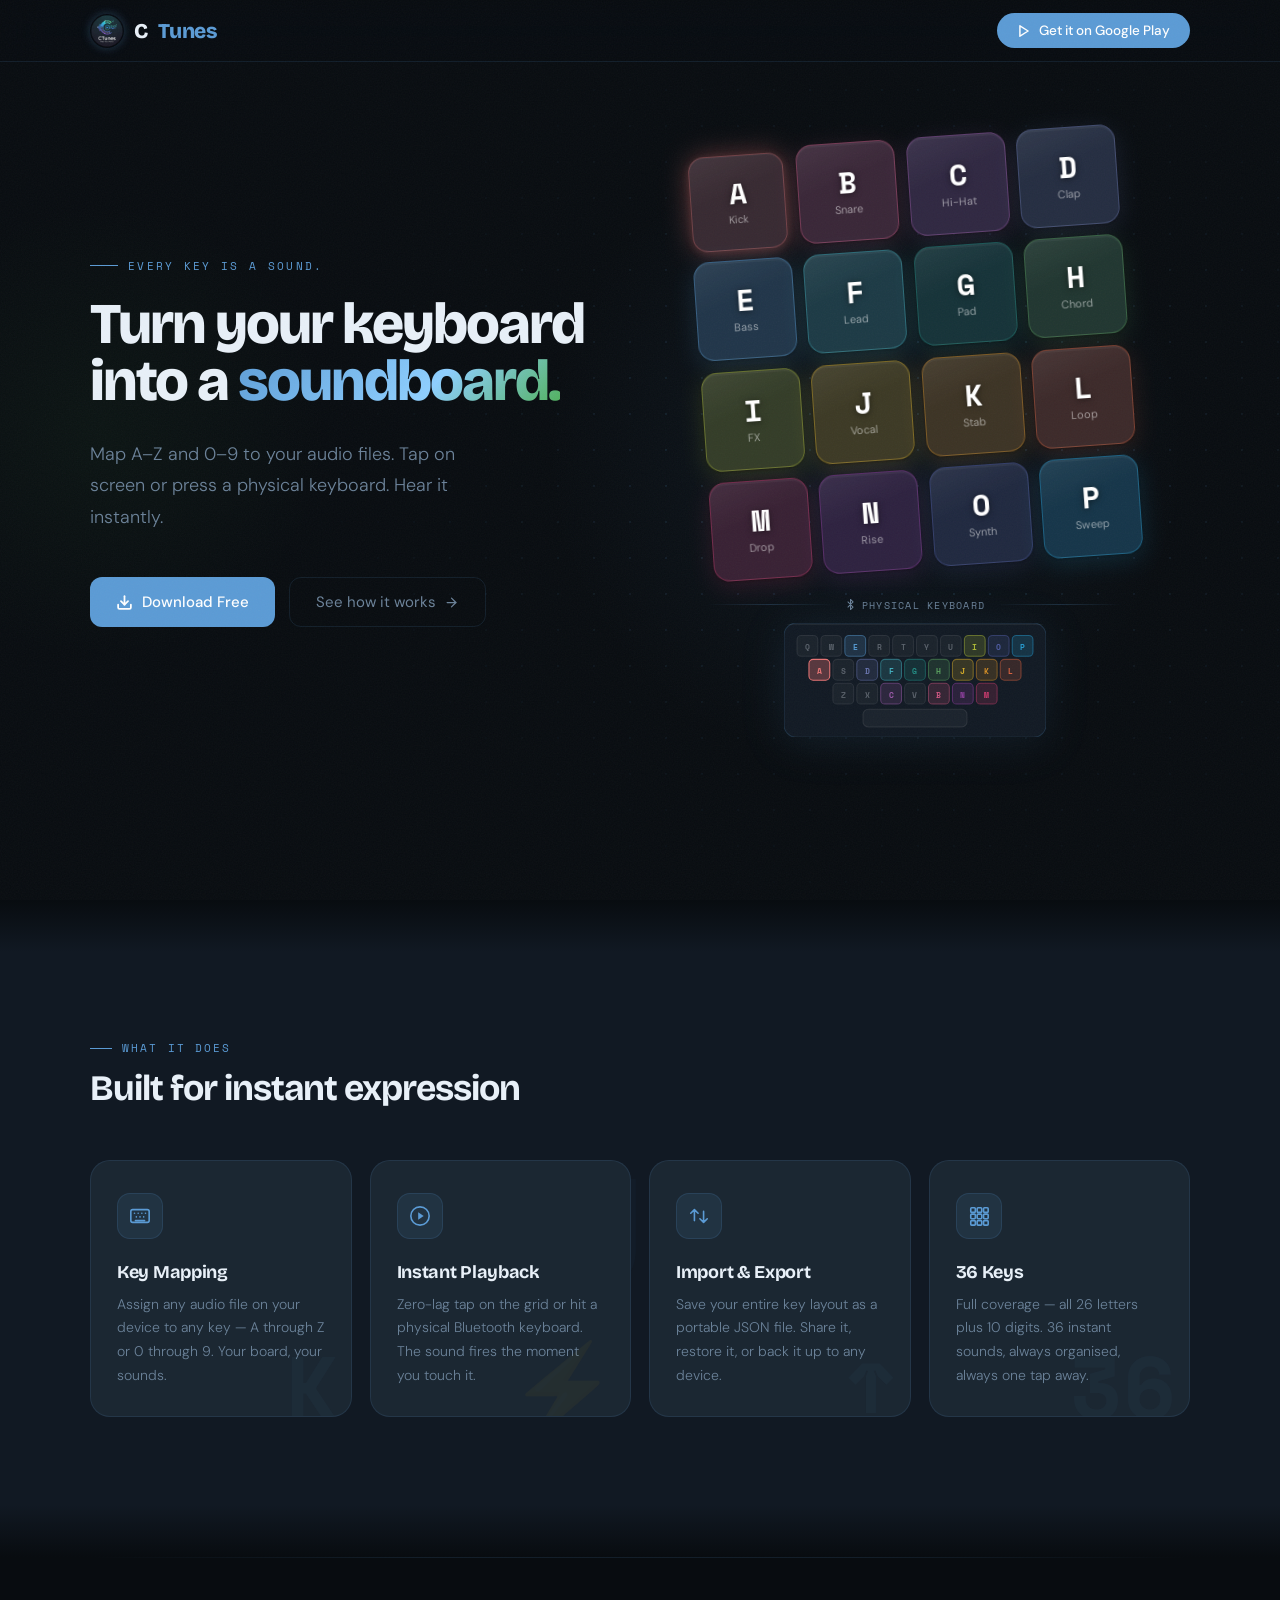
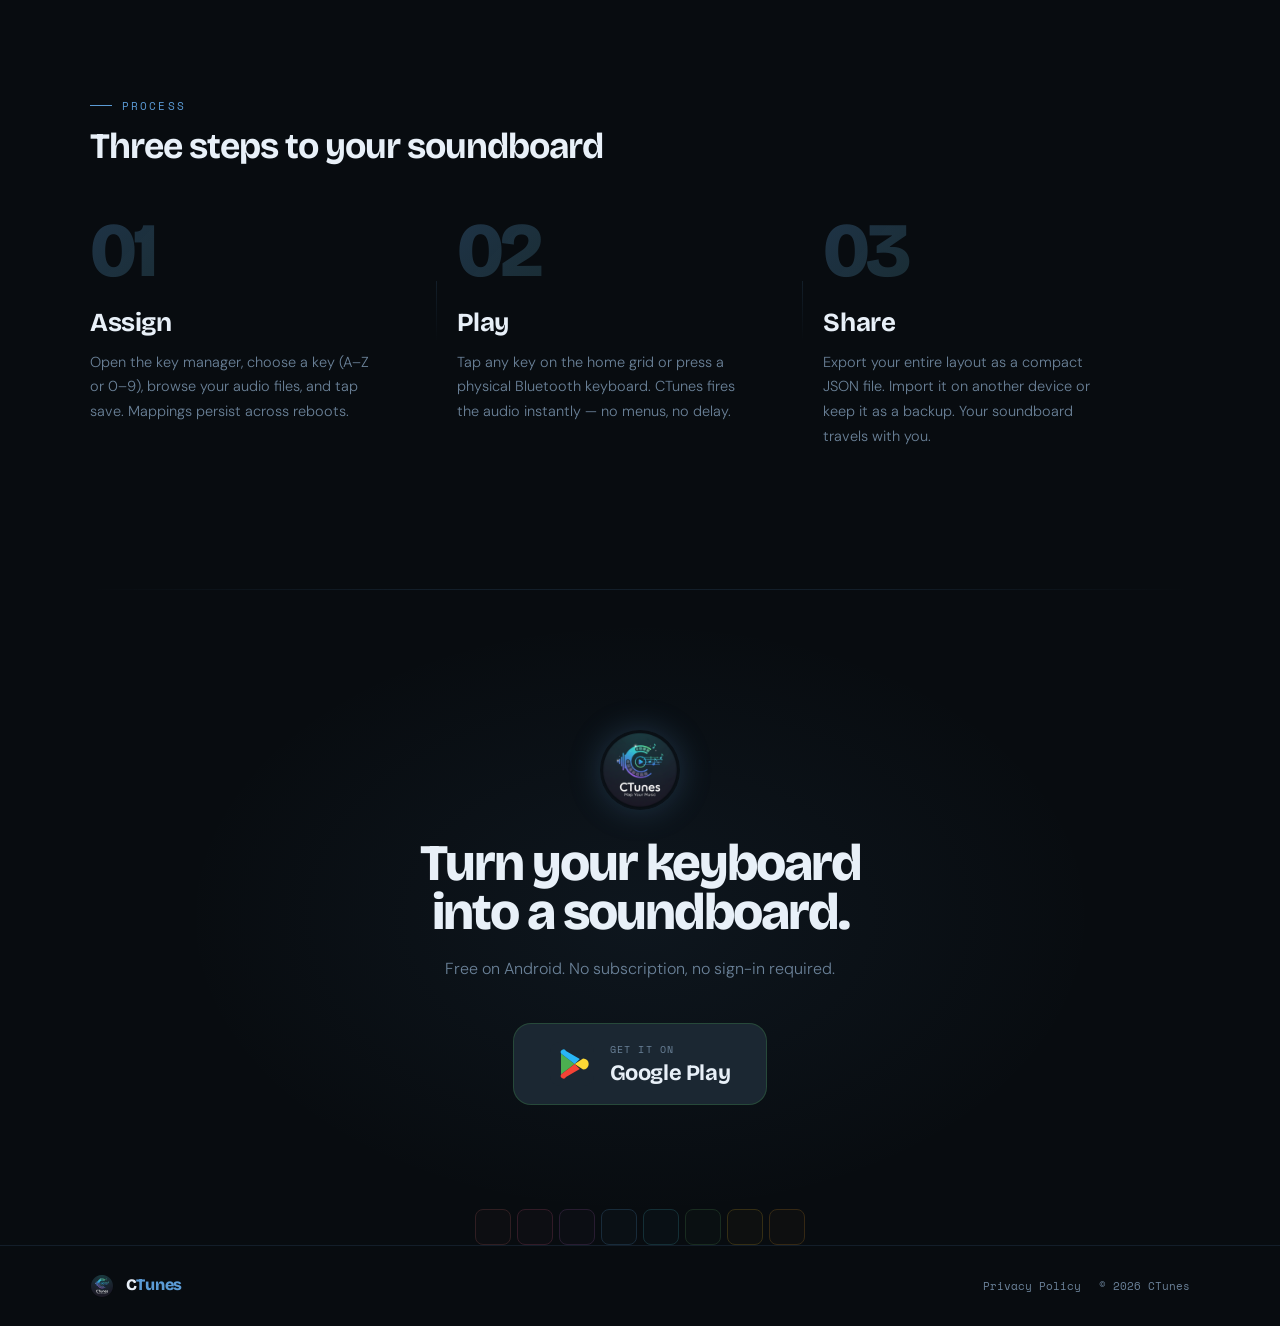
<file: index.html>
<!DOCTYPE html>
<html lang="en">
<head>
  <meta charset="UTF-8" />
  <meta name="viewport" content="width=device-width, initial-scale=1.0, viewport-fit=cover" />

  <!-- ── Primary SEO ─────────────────────────────────── -->
  <title>CTunes — Free Android Soundboard App | Map Keys to Audio Files</title>
  <meta name="description" content="CTunes is a free Android soundboard app. Map keyboard keys A–Z and 0–9 to any audio file — tap on screen or press a physical Bluetooth keyboard for instant playback. No sign-in needed." />
  <meta name="robots" content="index, follow" />
  <meta name="author" content="CTunes" />
  <link rel="canonical" href="https://anooppandikashala.github.io/ctunes.app/" />

  <!-- ── Open Graph ──────────────────────────────────── -->
  <meta property="og:type"        content="website" />
  <meta property="og:site_name"   content="CTunes" />
  <meta property="og:url"         content="https://anooppandikashala.github.io/ctunes.app/" />
  <meta property="og:title"       content="CTunes — Free Android Soundboard App | Map Keys to Audio Files" />
  <meta property="og:description" content="Map keyboard keys A–Z and 0–9 to any audio file. Tap on screen or press a physical Bluetooth keyboard for instant playback. Free on Android — no subscription, no sign-in." />
  <meta property="og:image"       content="https://anooppandikashala.github.io/ctunes.app/logo.webp" />
  <meta property="og:image:alt"   content="CTunes app logo — Android soundboard" />
  <meta property="og:locale"      content="en_US" />

  <!-- ── Twitter Card ───────────────────────────────── -->
  <meta name="twitter:card"        content="summary" />
  <meta name="twitter:title"       content="CTunes — Free Android Soundboard App" />
  <meta name="twitter:description" content="Map keyboard keys A–Z and 0–9 to any audio file. Instant playback on tap or physical keypress. Free on Google Play." />
  <meta name="twitter:image"       content="https://anooppandikashala.github.io/ctunes.app/logo.webp" />

  <!-- ── Mobile / PWA ───────────────────────────────── -->
  <meta name="theme-color" content="#080C10" />
  <meta name="mobile-web-app-capable" content="yes" />
  <meta name="apple-mobile-web-app-capable" content="yes" />
  <meta name="apple-mobile-web-app-status-bar-style" content="black-translucent" />
  <meta name="apple-mobile-web-app-title" content="CTunes" />

  <!-- ── Structured Data (JSON-LD) ──────────────────── -->
  <script type="application/ld+json">
  {
    "@context": "https://schema.org",
    "@graph": [
      {
        "@type": "SoftwareApplication",
        "@id": "https://anooppandikashala.github.io/ctunes.app/#app",
        "name": "CTunes",
        "alternateName": "CTunes Soundboard",
        "description": "CTunes is a free Android soundboard app that maps keyboard keys (A–Z and 0–9) to audio files for instant playback. Supports on-screen tap and physical Bluetooth keyboards.",
        "applicationCategory": "MusicApplication",
        "operatingSystem": "Android 7.0+",
        "offers": { "@type": "Offer", "price": "0", "priceCurrency": "USD" },
        "author": { "@id": "https://anooppandikashala.github.io/ctunes.app/#organization" },
        "image": "https://anooppandikashala.github.io/ctunes.app/logo.webp",
        "url": "https://anooppandikashala.github.io/ctunes.app/",
        "downloadUrl": "https://play.google.com/store/apps/details?id=com.anoop.myprojects.ctunes",
        "featureList": [
          "Map 36 keyboard keys (A–Z, 0–9) to any audio file",
          "Instant on-screen tap or physical keyboard playback",
          "Bluetooth keyboard support",
          "Import and export key layouts as JSON",
          "Persistent storage — mappings survive reboots and reinstalls"
        ]
      },
      {
        "@type": "Organization",
        "@id": "https://anooppandikashala.github.io/ctunes.app/#organization",
        "name": "CTunes",
        "url": "https://anooppandikashala.github.io/ctunes.app/",
        "logo": { "@type": "ImageObject", "url": "https://anooppandikashala.github.io/ctunes.app/logo.webp" }
      },
      {
        "@type": "WebSite",
        "@id": "https://anooppandikashala.github.io/ctunes.app/#website",
        "url": "https://anooppandikashala.github.io/ctunes.app/",
        "name": "CTunes",
        "publisher": { "@id": "https://anooppandikashala.github.io/ctunes.app/#organization" }
      },
      {
        "@type": "WebPage",
        "@id": "https://anooppandikashala.github.io/ctunes.app/#webpage",
        "url": "https://anooppandikashala.github.io/ctunes.app/",
        "name": "CTunes — Free Android Soundboard App",
        "isPartOf": { "@id": "https://anooppandikashala.github.io/ctunes.app/#website" },
        "about": { "@id": "https://anooppandikashala.github.io/ctunes.app/#app" }
      },
      {
        "@type": "FAQPage",
        "mainEntity": [
          {
            "@type": "Question",
            "name": "What is CTunes?",
            "acceptedAnswer": {
              "@type": "Answer",
              "text": "CTunes is a free Android soundboard app that maps keyboard keys (A–Z and 0–9) to any audio file on your device. Tap a key on screen or press a physical Bluetooth keyboard to trigger instant playback."
            }
          },
          {
            "@type": "Question",
            "name": "How do I assign a sound to a key in CTunes?",
            "acceptedAnswer": {
              "@type": "Answer",
              "text": "Open the key manager in CTunes, choose any key from A–Z or 0–9, browse your device audio files, and tap Save. Mappings are stored locally and persist across reboots."
            }
          },
          {
            "@type": "Question",
            "name": "Does CTunes support physical Bluetooth keyboards?",
            "acceptedAnswer": {
              "@type": "Answer",
              "text": "Yes. CTunes supports physical Bluetooth and wired keyboards. When you press a mapped key on your physical keyboard, CTunes plays the assigned audio instantly."
            }
          },
          {
            "@type": "Question",
            "name": "Can I back up and restore my CTunes key layouts?",
            "acceptedAnswer": {
              "@type": "Answer",
              "text": "Yes. Use the Export feature to save your entire key layout as a JSON file. Import it on any Android device to restore all mappings. CTunes also re-links audio files by filename if the original URI changes."
            }
          },
          {
            "@type": "Question",
            "name": "Is CTunes free?",
            "acceptedAnswer": {
              "@type": "Answer",
              "text": "Yes. CTunes is completely free on Google Play with no subscription, no sign-in, and no hidden costs."
            }
          }
        ]
      }
    ]
  }
  </script>

  <!-- ── Fonts ───────────────────────────────────────── -->
  <link rel="preconnect" href="https://fonts.googleapis.com" />
  <link rel="preconnect" href="https://fonts.gstatic.com" crossorigin />
  <link href="https://fonts.googleapis.com/css2?family=Bricolage+Grotesque:opsz,wght@12..96,400;12..96,600;12..96,700;12..96,800&family=Space+Mono:wght@400;700&family=DM+Sans:ital,wght@0,300;0,400;0,500;1,300&display=swap" rel="stylesheet" />

  <link href="styles.css" rel="stylesheet" />

  
</head>
<body>

<!-- ═══════════════════ NAV ═══════════════════ -->
<!-- skip-to-content link for accessibility / AEO -->
<a href="#main-content" class="skip-link">Skip to main content</a>
<nav>
  <div class="nav-inner">
    <a href="#" class="logo">
      <img src="logo.webp" alt="CTunes logo" />
      C<span>Tunes</span>
    </a>
    <a href="https://play.google.com/store/apps/details?id=com.anoop.myprojects.ctunes" target="_blank" rel="noopener noreferrer" class="nav-pill">
      <svg width="14" height="14" viewBox="0 0 24 24" fill="none" stroke="currentColor" stroke-width="2.5" stroke-linecap="round" stroke-linejoin="round">
        <polygon points="5 3 19 12 5 21 5 3"/>
      </svg>
      Get it on Google Play
    </a>
  </div>
</nav>

<!-- ═══════════════════ HERO ═══════════════════ -->
<main id="main-content">
<section class="hero" aria-label="Hero — map keyboard keys to audio files">
  <div class="hero-glow"></div>
  <div class="hero-dots"></div>

  <div class="hero-inner">
  <div class="hero-left">
    <p class="hero-tag">Every key is a sound.</p>
    <h1 class="hero-h1">Turn your keyboard<br>into a <span class="hl">soundboard.</span></h1>
    <p class="hero-sub">Map A–Z and 0–9 to your audio files. Tap on screen or press a physical keyboard. Hear it instantly.</p>
    <div class="hero-actions">
      <a href="https://play.google.com/store/apps/details?id=com.anoop.myprojects.ctunes" target="_blank" rel="noopener noreferrer" class="btn-fill">
        <svg width="17" height="17" viewBox="0 0 24 24" fill="none" stroke="currentColor" stroke-width="2.5" stroke-linecap="round" stroke-linejoin="round">
          <path d="M21 15v4a2 2 0 0 1-2 2H5a2 2 0 0 1-2-2v-4"/><polyline points="7 10 12 15 17 10"/><line x1="12" y1="15" x2="12" y2="3"/>
        </svg>
        Download Free
      </a>
      <a href="#how" class="btn-ghost">
        See how it works
        <svg width="15" height="15" viewBox="0 0 24 24" fill="none" stroke="currentColor" stroke-width="2" stroke-linecap="round" stroke-linejoin="round">
          <line x1="5" y1="12" x2="19" y2="12"/><polyline points="12 5 19 12 12 19"/>
        </svg>
      </a>
    </div>
  </div>

  <div class="hero-right">
    <div class="key-grid-wrap">
      <div class="key-grid" id="keyGrid"></div>
    </div>

    <!-- Symbolic physical keyboard -->
    <div class="kbd-section">
      <div class="kbd-bridge">
        <span class="kbd-bridge-line"></span>
        <span class="kbd-bridge-label">
          <!-- Bluetooth icon -->
          <svg width="11" height="11" viewBox="0 0 24 24" fill="none" stroke="currentColor" stroke-width="2.2" stroke-linecap="round" stroke-linejoin="round">
            <polyline points="6.5 6.5 17.5 17.5 12 23 12 1 17.5 6.5 6.5 17.5"/>
          </svg>
          Physical keyboard
        </span>
        <span class="kbd-bridge-line"></span>
      </div>
      <svg id="kbdSvg" class="kbd-svg" viewBox="0 0 252 110" xmlns="http://www.w3.org/2000/svg"></svg>
    </div>
  </div>
  </div><!-- /.hero-inner -->
</section>

<!-- ═══════════════════ FEATURES ═══════════════════ -->
<section class="features" id="features" aria-label="Features">
  <div class="features-inner">
    <p class="section-tag reveal">What it does</p>
    <h2 class="section-h reveal">Built for instant expression</h2>
    <div class="feat-grid" id="featGrid">
      <div class="feat-card reveal" data-glyph="K">
        <div class="feat-icon">
          <svg width="22" height="22" viewBox="0 0 24 24" fill="none" stroke="currentColor" stroke-width="1.75" stroke-linecap="round" stroke-linejoin="round">
            <rect x="2" y="5" width="20" height="14" rx="2"/>
            <line x1="6" y1="9" x2="6.01" y2="9"/><line x1="10" y1="9" x2="10.01" y2="9"/>
            <line x1="14" y1="9" x2="14.01" y2="9"/><line x1="18" y1="9" x2="18.01" y2="9"/>
            <line x1="8" y1="13" x2="8.01" y2="13"/><line x1="12" y1="13" x2="12.01" y2="13"/>
            <line x1="16" y1="13" x2="16.01" y2="13"/>
            <line x1="7" y1="17" x2="17" y2="17"/>
          </svg>
        </div>
        <h3 class="feat-title">Key Mapping</h3>
        <p class="feat-desc">Assign any audio file on your device to any key — A through Z or 0 through 9. Your board, your sounds.</p>
      </div>
      <div class="feat-card reveal" data-glyph="⚡">
        <div class="feat-icon">
          <svg width="22" height="22" viewBox="0 0 24 24" fill="none" stroke="currentColor" stroke-width="1.75" stroke-linecap="round" stroke-linejoin="round">
            <circle cx="12" cy="12" r="10"/>
            <polygon points="10 8 16 12 10 16 10 8" fill="currentColor" stroke="none"/>
          </svg>
        </div>
        <h3 class="feat-title">Instant Playback</h3>
        <p class="feat-desc">Zero-lag tap on the grid or hit a physical Bluetooth keyboard. The sound fires the moment you touch it.</p>
      </div>
      <div class="feat-card reveal" data-glyph="↑">
        <div class="feat-icon">
          <svg width="22" height="22" viewBox="0 0 24 24" fill="none" stroke="currentColor" stroke-width="1.75" stroke-linecap="round" stroke-linejoin="round">
            <path d="M7 17V5m0 0L3 9m4-4l4 4"/>
            <path d="M17 7v12m0 0l4-4m-4 4l-4-4"/>
          </svg>
        </div>
        <h3 class="feat-title">Import & Export</h3>
        <p class="feat-desc">Save your entire key layout as a portable JSON file. Share it, restore it, or back it up to any device.</p>
      </div>
      <div class="feat-card reveal" data-glyph="36">
        <div class="feat-icon">
          <svg width="22" height="22" viewBox="0 0 24 24" fill="none" stroke="currentColor" stroke-width="1.75" stroke-linecap="round" stroke-linejoin="round">
            <rect x="3" y="3" width="5" height="5" rx="1"/>
            <rect x="10" y="3" width="5" height="5" rx="1"/>
            <rect x="17" y="3" width="5" height="5" rx="1"/>
            <rect x="3" y="10" width="5" height="5" rx="1"/>
            <rect x="10" y="10" width="5" height="5" rx="1"/>
            <rect x="17" y="10" width="5" height="5" rx="1"/>
            <rect x="3" y="17" width="5" height="5" rx="1"/>
            <rect x="10" y="17" width="5" height="5" rx="1"/>
            <rect x="17" y="17" width="5" height="5" rx="1"/>
          </svg>
        </div>
        <h3 class="feat-title">36 Keys</h3>
        <p class="feat-desc">Full coverage — all 26 letters plus 10 digits. 36 instant sounds, always organised, always one tap away.</p>
      </div>
    </div>
  </div>
</section>

<div class="divider"></div>

<!-- ═══════════════════ HOW IT WORKS ═══════════════════ -->
<section class="how" id="how" aria-label="How it works">
  <div class="how-inner">
    <p class="section-tag reveal">Process</p>
    <h2 class="section-h reveal">Three steps to your soundboard</h2>
    <div class="steps">
      <div class="step reveal">
        <span class="step-num">01</span>
        <h3 class="step-title">Assign</h3>
        <p class="step-desc">Open the key manager, choose a key (A–Z or 0–9), browse your audio files, and tap save. Mappings persist across reboots.</p>
      </div>
      <div class="step reveal">
        <span class="step-num">02</span>
        <h3 class="step-title">Play</h3>
        <p class="step-desc">Tap any key on the home grid or press a physical Bluetooth keyboard. CTunes fires the audio instantly — no menus, no delay.</p>
      </div>
      <div class="step reveal">
        <span class="step-num">03</span>
        <h3 class="step-title">Share</h3>
        <p class="step-desc">Export your entire layout as a compact JSON file. Import it on another device or keep it as a backup. Your soundboard travels with you.</p>
      </div>
    </div>
  </div>
</section>

<div class="divider"></div>

<!-- ═══════════════════ DOWNLOAD ═══════════════════ -->
<section class="download" id="download" aria-label="Download CTunes on Google Play">
  <div class="dl-glow"></div>
  <div class="dl-keys" id="dlKeys"></div>
  <div class="download-inner reveal">
    <img src="logo.webp" alt="CTunes" style="width:80px;height:80px;border-radius:50%;object-fit:cover;margin-bottom:24px;box-shadow:0 0 32px rgba(91,155,213,0.25);" />
    <h2>Turn your keyboard<br>into a soundboard.</h2>
    <p>Free on Android. No subscription, no sign-in required.</p>
    <a href="https://play.google.com/store/apps/details?id=com.anoop.myprojects.ctunes" target="_blank" rel="noopener noreferrer" class="play-btn">
      <!-- Google Play icon -->
      <svg class="play-icon" viewBox="0 0 44 44" fill="none" xmlns="http://www.w3.org/2000/svg">
        <rect width="44" height="44" rx="10" fill="#1B2732"/>
        <path d="M11 11.4L24.7 22 11 32.6V11.4Z" fill="#4CAF50"/>
        <path d="M11 11.4L24.7 22l5.1-5.1L16 9A2.6 2.6 0 0011 11.4Z" fill="#29B6F6"/>
        <path d="M11 32.6L24.7 22l5.1 5.1L16 35A2.6 2.6 0 0111 32.6Z" fill="#F44336"/>
        <path d="M24.7 22l8.4-5.6a2.2 2.2 0 010 11.2L24.7 22Z" fill="#FDD835"/>
      </svg>
      <div class="play-text">
        <small>Get it on</small>
        <strong>Google Play</strong>
      </div>
    </a>
  </div>
</section>

</main><!-- /main -->

<!-- ═══════════════════ FOOTER ═══════════════════ -->
<footer>
  <div class="footer-inner">
    <a href="#" class="footer-logo">
      <img src="logo.webp" alt="CTunes" style="width:24px;height:24px;border-radius:50%;object-fit:cover;vertical-align:middle;margin-right:8px;" />
      C<span>Tunes</span>
    </a>
    <div class="footer-links">
      <a href="privacy.html">Privacy Policy</a>
      <small>© <span id="footer-year"></span> CTunes</small>
    </div>
  </div>
</footer>

<script>
  /* ── Key data ─────────────────────────────────────── */
  const KEYS = [
    { l:'A', n:'Kick',    c:'#E57373' },
    { l:'B', n:'Snare',   c:'#F06292' },
    { l:'C', n:'Hi-Hat',  c:'#BA68C8' },
    { l:'D', n:'Clap',    c:'#7986CB' },
    { l:'E', n:'Bass',    c:'#64B5F6' },
    { l:'F', n:'Lead',    c:'#4DD0E1' },
    { l:'G', n:'Pad',     c:'#26A69A' },
    { l:'H', n:'Chord',   c:'#66BB6A' },
    { l:'I', n:'FX',      c:'#CDDC39' },
    { l:'J', n:'Vocal',   c:'#FFCA28' },
    { l:'K', n:'Stab',    c:'#FFA726' },
    { l:'L', n:'Loop',    c:'#FF7043' },
    { l:'M', n:'Drop',    c:'#EC407A' },
    { l:'N', n:'Rise',    c:'#AB47BC' },
    { l:'O', n:'Synth',   c:'#5C6BC0' },
    { l:'P', n:'Sweep',   c:'#29B6F6' },
  ];

  /* ── Render hero key grid ─────────────────────────── */
  const grid = document.getElementById('keyGrid');

  KEYS.forEach((k, i) => {
    const card = document.createElement('div');
    card.className = 'key-card';
    card.style.setProperty('--c', k.c);
    card.style.animationName = 'keyIn';
    card.style.animationDuration = '.42s';
    card.style.animationTimingFunction = 'cubic-bezier(.34,1.56,.64,1)';
    card.style.animationFillMode = 'forwards';
    card.style.animationDelay = `${.65 + i * .055}s`;

    card.innerHTML = `<span class="key-letter">${k.l}</span><span class="key-name">${k.n}</span>`;

    card.addEventListener('pointerdown', () => card.classList.add('pressed'));
    card.addEventListener('pointerup',   () => card.classList.remove('pressed'));
    card.addEventListener('pointerleave',() => card.classList.remove('pressed'));
    grid.appendChild(card);
  });

  /* ── Build SVG keyboard ───────────────────────────── */
  const NS  = 'http://www.w3.org/2000/svg';
  const KBD = document.getElementById('kbdSvg');
  const KBD_ROWS = [
    { keys: ['Q','W','E','R','T','Y','U','I','O','P'], y: 12 },
    { keys: ['A','S','D','F','G','H','J','K','L'],     y: 35 },
    { keys: ['Z','X','C','V','B','N','M'],             y: 58 },
  ];
  const KW = 20, KH = 20, KG = 3, SVG_W = 252;
  const kbdKeyEls = {};  // letter → { rect, txt }

  function mk(tag, attrs) {
    const el = document.createElementNS(NS, tag);
    Object.entries(attrs).forEach(([k, v]) => el.setAttribute(k, v));
    return el;
  }

  // Keyboard body
  KBD.appendChild(mk('rect', { width: SVG_W, height: 110, rx: 12,
    fill: '#111923', stroke: 'rgba(91,155,213,0.22)', 'stroke-width': 1 }));
  // Top highlight sheen
  KBD.appendChild(mk('rect', { x: 2, y: 1, width: SVG_W - 4, height: 1, rx: 10,
    fill: 'rgba(255,255,255,0.06)' }));

  // Build a color lookup from KEYS
  const keyColorLookup = {};
  KEYS.forEach(k => { keyColorLookup[k.l] = k.c; });

  KBD_ROWS.forEach(({ keys, y }) => {
    const rowW = keys.length * KW + (keys.length - 1) * KG;
    const x0   = (SVG_W - rowW) / 2;
    keys.forEach((letter, ci) => {
      const x  = x0 + ci * (KW + KG);
      const c  = keyColorLookup[letter];
      const rect = mk('rect', {
        x, y, width: KW, height: KH, rx: 4,
        fill:         c ? `${c}28` : 'rgba(255,255,255,0.04)',
        stroke:       c ? `${c}66` : 'rgba(255,255,255,0.09)',
        'stroke-width': 1
      });
      const txt = mk('text', {
        x: x + KW / 2, y: y + KH / 2 + 4,
        'text-anchor': 'middle', 'font-family': 'Space Mono, monospace',
        'font-size': 8, 'font-weight': 700,
        fill: c ? `${c}cc` : 'rgba(232,240,248,0.3)'
      });
      txt.textContent = letter;
      KBD.appendChild(rect);
      KBD.appendChild(txt);
      kbdKeyEls[letter] = { rect, txt, baseC: c };
    });
  });

  // Spacebar
  const spW = 100;
  KBD.appendChild(mk('rect', {
    x: (SVG_W - spW) / 2, y: 83, width: spW, height: 17, rx: 5,
    fill: 'rgba(255,255,255,0.04)', stroke: 'rgba(255,255,255,0.09)', 'stroke-width': 1
  }));

  /* ── Keyboard pulse helper ────────────────────────── */
  function kbdPulse(letter, color) {
    const el = kbdKeyEls[letter];
    if (!el) return;
    el.rect.setAttribute('fill',   `${color}55`);
    el.rect.setAttribute('stroke', color);
    el.txt.setAttribute('fill',    color);
    setTimeout(() => {
      const c = el.baseC;
      el.rect.setAttribute('fill',   c ? `${c}28` : 'rgba(255,255,255,0.04)');
      el.rect.setAttribute('stroke', c ? `${c}66` : 'rgba(255,255,255,0.09)');
      el.txt.setAttribute('fill',    c ? `${c}cc` : 'rgba(232,240,248,0.3)');
    }, 220);
  }

  function kbdPress(letter) {
    const el = kbdKeyEls[letter];
    if (!el) return;
    el.rect.setAttribute('fill',   'rgba(91,155,213,0.38)');
    el.rect.setAttribute('stroke', '#5B9BD5');
    el.txt.setAttribute('fill',    '#5B9BD5');
  }

  function kbdRelease(letter) {
    const el = kbdKeyEls[letter];
    if (!el) return;
    const c = el.baseC;
    el.rect.setAttribute('fill',   c ? `${c}28` : 'rgba(255,255,255,0.04)');
    el.rect.setAttribute('stroke', c ? `${c}66` : 'rgba(255,255,255,0.09)');
    el.txt.setAttribute('fill',    c ? `${c}cc` : 'rgba(232,240,248,0.3)');
  }

  /* ── Beat demo sequence ───────────────────────────── */
  const BEAT = [0, 2, 0, 4, 1, 2, 0, 2, 5, 0, 3, 7, 0, 2, 1, 8];
  let beatIdx = 0, lastPlayed = null;

  function tick() {
    const cards = grid.querySelectorAll('.key-card');
    if (lastPlayed) lastPlayed.classList.remove('pressed');
    const keyIdx = BEAT[beatIdx % BEAT.length];
    const keyData = KEYS[keyIdx];
    const card = cards[keyIdx];
    if (card) { card.classList.add('pressed'); lastPlayed = card; }
    if (keyData) kbdPulse(keyData.l, keyData.c);
    beatIdx++;
    setTimeout(() => { if (lastPlayed) lastPlayed.classList.remove('pressed'); }, 200);
  }

  setTimeout(() => { setInterval(tick, 420); }, 2000);

  /* ── Physical keyboard mirror ─────────────────────── */
  document.addEventListener('keydown', e => {
    const letter = e.key.toUpperCase();
    const idx = KEYS.findIndex(k => k.l === letter);
    if (idx >= 0) grid.querySelectorAll('.key-card')[idx]?.classList.add('pressed');
    kbdPress(letter);
  });
  document.addEventListener('keyup', e => {
    const letter = e.key.toUpperCase();
    const idx = KEYS.findIndex(k => k.l === letter);
    if (idx >= 0) grid.querySelectorAll('.key-card')[idx]?.classList.remove('pressed');
    kbdRelease(letter);
  });

  /* ── Download section decorative keys ────────────── */
  const dlKeys = document.getElementById('dlKeys');
  const DL_COLORS = ['#E57373','#F06292','#BA68C8','#64B5F6','#4DD0E1','#66BB6A','#FFCA28','#FFA726'];
  DL_COLORS.forEach(c => {
    const div = document.createElement('div');
    div.className = 'dl-key';
    div.style.color = c;
    div.style.borderColor = c;
    div.style.background = `${c}22`;
    dlKeys.appendChild(div);
  });

  /* ── Scroll-reveal ────────────────────────────────── */
  const observer = new IntersectionObserver(entries => {
    entries.forEach((entry, _) => {
      if (!entry.isIntersecting) return;
      // stagger siblings in the same parent
      const siblings = Array.from(entry.target.parentElement.querySelectorAll('.reveal'));
      const idx = siblings.indexOf(entry.target);
      entry.target.style.transitionDelay = `${idx * 0.1}s`;
      entry.target.classList.add('visible');
      observer.unobserve(entry.target);
    });
  }, { threshold: 0.12 });

  document.querySelectorAll('.reveal').forEach(el => observer.observe(el));

  document.getElementById('footer-year').textContent = new Date().getFullYear();
</script>

</body>
</html>
</file>
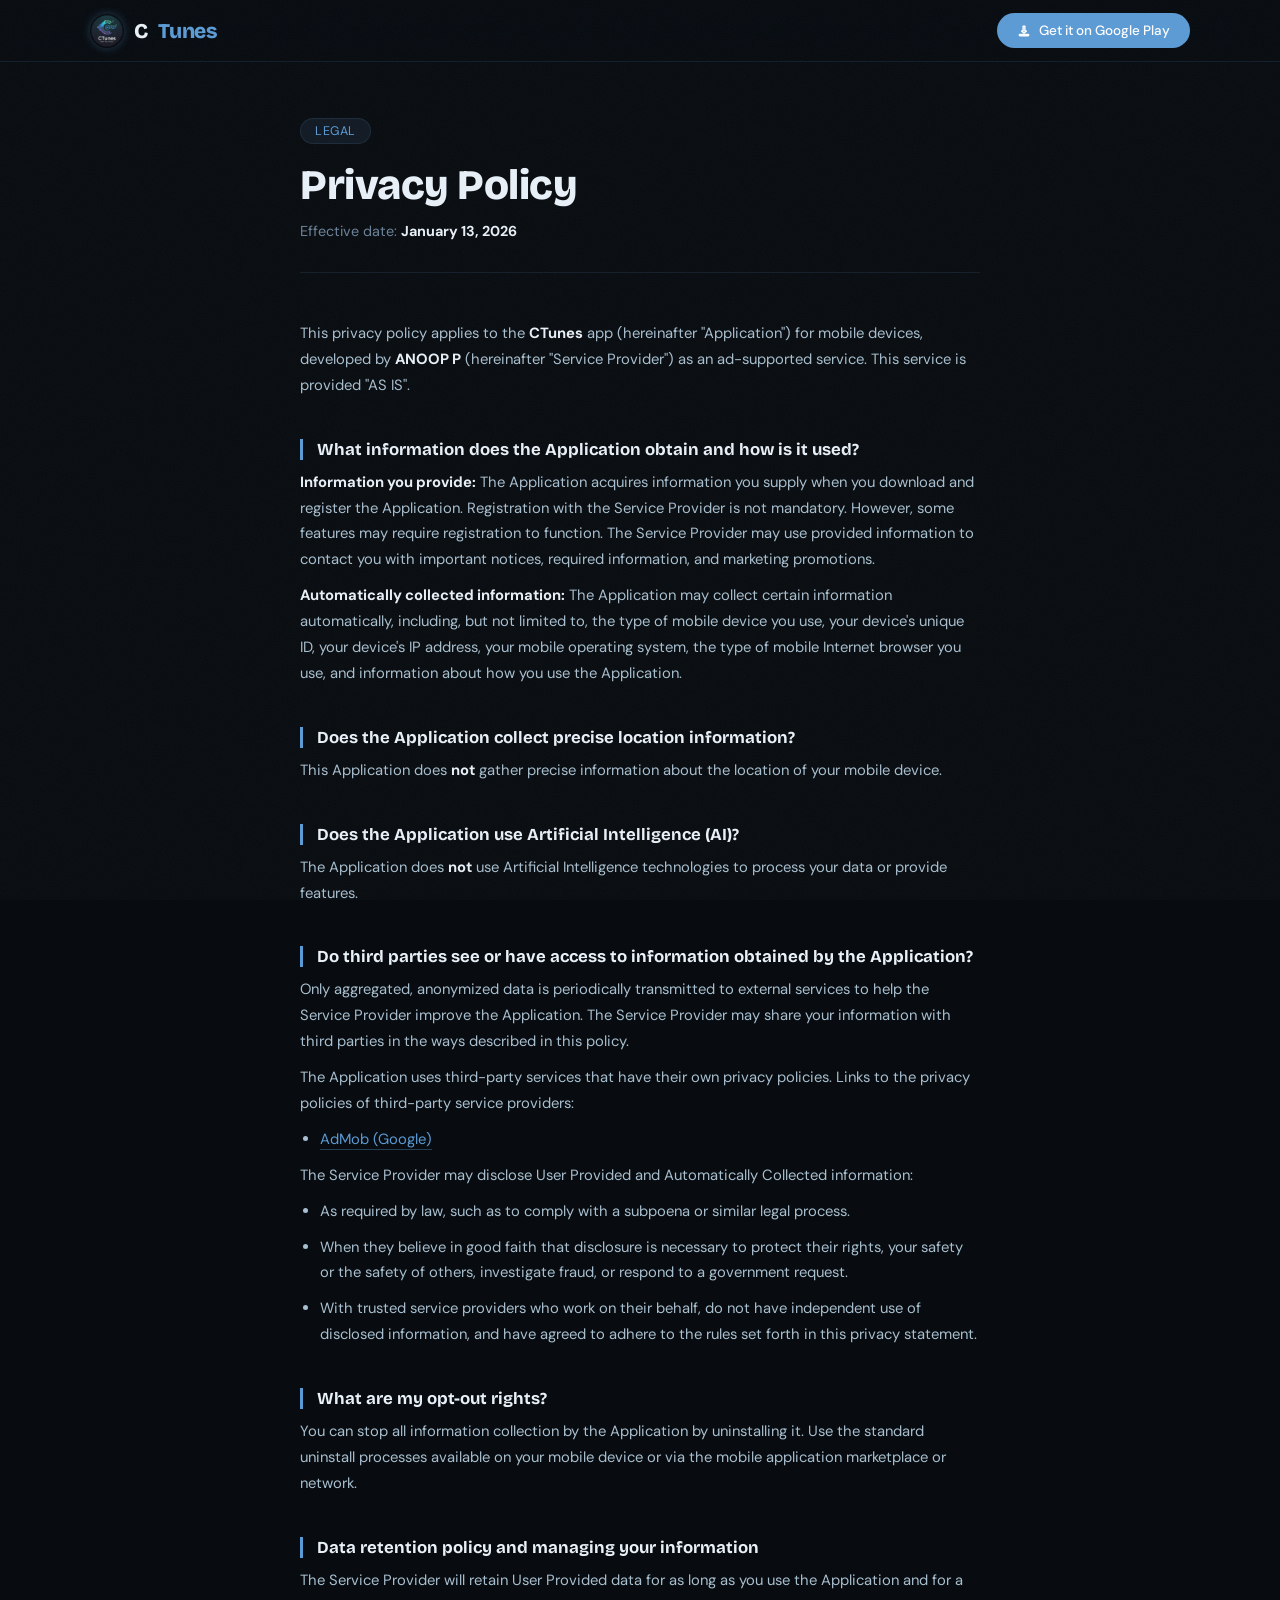
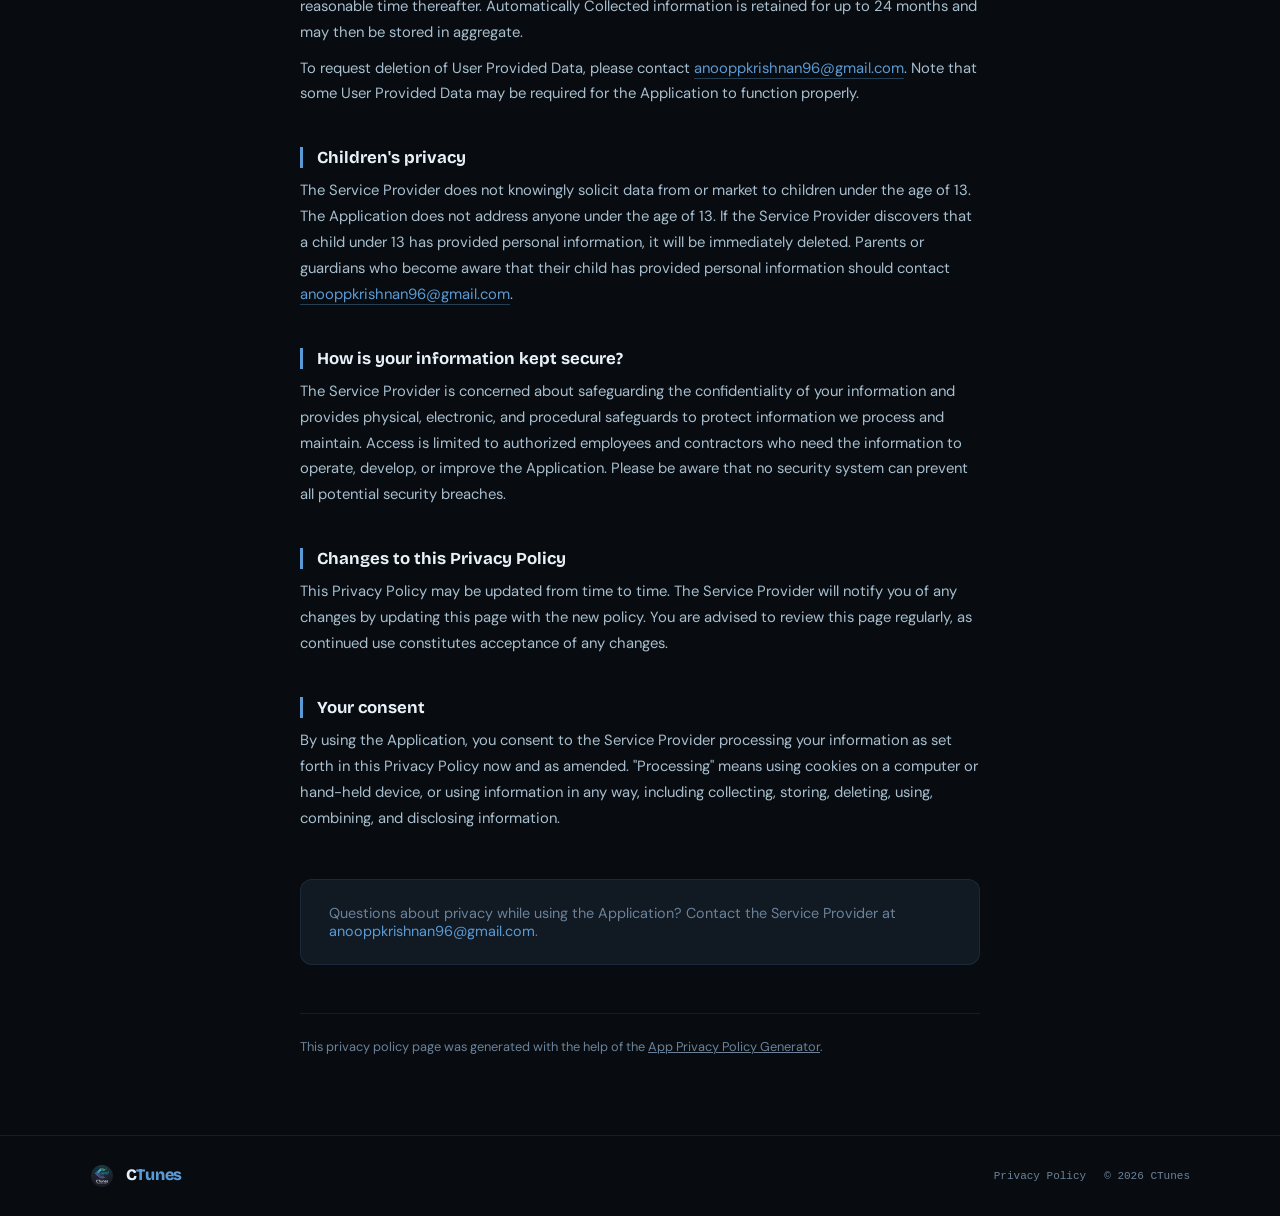
<file: privacy.html>
<!DOCTYPE html>
<html lang="en">
<head>
  <meta charset="UTF-8" />
  <meta name="viewport" content="width=device-width, initial-scale=1.0, viewport-fit=cover" />
  <title>Privacy Policy — CTunes</title>
  <meta name="description" content="Privacy Policy for the CTunes Android app." />
  <meta name="robots" content="noindex, follow" />

  <link rel="preconnect" href="https://fonts.googleapis.com" />
  <link rel="preconnect" href="https://fonts.gstatic.com" crossorigin />
  <link href="https://fonts.googleapis.com/css2?family=Bricolage+Grotesque:opsz,wght@12..96,600;12..96,700;12..96,800&family=DM+Sans:ital,wght@0,300;0,400;0,500;1,300&display=swap" rel="stylesheet" />

  <link rel="stylesheet" href="styles.css" />

  <style>
    /* ── POLICY PAGE ─────────────────────────────────── */
    .policy-wrap {
      max-width: 760px;
      margin: 0 auto;
      padding: calc(62px + env(safe-area-inset-top) + 56px) clamp(20px, 5vw, 40px) 80px;
    }

    .policy-hero {
      margin-bottom: 48px;
      border-bottom: 1px solid var(--border);
      padding-bottom: 32px;
    }

    .policy-hero h1 {
      font-family: 'Bricolage Grotesque', sans-serif;
      font-size: clamp(28px, 4vw, 42px);
      font-weight: 800;
      letter-spacing: -0.5px;
      color: var(--text);
      margin-bottom: 12px;
    }

    .policy-hero p {
      color: var(--muted);
      font-size: 0.9rem;
    }

    .policy-hero .pill {
      display: inline-block;
      background: var(--surface);
      border: 1px solid var(--border);
      border-radius: 100px;
      padding: 4px 14px;
      font-size: 0.78rem;
      color: var(--accent);
      margin-bottom: 16px;
      letter-spacing: 0.5px;
      text-transform: uppercase;
    }

    .policy-section {
      margin-bottom: 40px;
    }

    .policy-section h2 {
      font-family: 'Bricolage Grotesque', sans-serif;
      font-size: 1.05rem;
      font-weight: 700;
      color: var(--text);
      margin-bottom: 10px;
      padding-left: 14px;
      border-left: 3px solid var(--accent);
    }

    .policy-section p,
    .policy-section li {
      font-size: 0.925rem;
      line-height: 1.75;
      color: #a8bfcf;
      margin-bottom: 10px;
    }

    .policy-section ul {
      padding-left: 20px;
      margin-bottom: 10px;
    }

    .policy-section a {
      color: var(--accent);
      text-decoration: none;
      border-bottom: 1px solid rgba(91,155,213,0.35);
      transition: border-color 0.2s;
    }
    .policy-section a:hover { border-color: var(--accent); }

    .policy-contact {
      background: var(--surface);
      border: 1px solid var(--border);
      border-radius: 12px;
      padding: 24px 28px;
      margin-top: 48px;
    }
    .policy-contact p { margin: 0; color: var(--muted); font-size: 0.9rem; }
    .policy-contact a { color: var(--accent); text-decoration: none; }

    .policy-footer-note {
      margin-top: 48px;
      padding-top: 24px;
      border-top: 1px solid var(--border);
      font-size: 0.8rem;
      color: var(--muted);
    }
    .policy-footer-note a { color: var(--muted); text-decoration: underline; }
  </style>
</head>
<body>

<a href="#main-content" class="skip-link">Skip to main content</a>

<!-- ── NAV ── -->
<nav>
  <div class="nav-inner">
    <a href="index.html" class="logo">
      <img src="logo.webp" alt="CTunes logo" />
      C<span>Tunes</span>
    </a>
    <a href="https://play.google.com/store/apps/details?id=com.anoop.myprojects.ctunes" target="_blank" rel="noopener noreferrer" class="nav-pill">
      <svg width="14" height="14" viewBox="0 0 24 24" fill="none" stroke="currentColor" stroke-width="2.5" stroke-linecap="round" stroke-linejoin="round">
        <path d="M12 16l-4-4h2.5V4h3v8H16l-4 4z"/><rect x="4" y="18" width="16" height="2" rx="1"/>
      </svg>
      Get it on Google Play
    </a>
  </div>
</nav>

<main id="main-content">
  <div class="policy-wrap">

    <div class="policy-hero">
      <span class="pill">Legal</span>
      <h1>Privacy Policy</h1>
      <p>Effective date: <strong style="color:var(--text)">January 13, 2026</strong></p>
    </div>

    <div class="policy-section">
      <p>This privacy policy applies to the <strong style="color:var(--text)">CTunes</strong> app (hereinafter "Application") for mobile devices, developed by <strong style="color:var(--text)">ANOOP P</strong> (hereinafter "Service Provider") as an ad-supported service. This service is provided "AS IS".</p>
    </div>

    <div class="policy-section">
      <h2>What information does the Application obtain and how is it used?</h2>

      <p><strong style="color:var(--text)">Information you provide:</strong> The Application acquires information you supply when you download and register the Application. Registration with the Service Provider is not mandatory. However, some features may require registration to function. The Service Provider may use provided information to contact you with important notices, required information, and marketing promotions.</p>

      <p><strong style="color:var(--text)">Automatically collected information:</strong> The Application may collect certain information automatically, including, but not limited to, the type of mobile device you use, your device's unique ID, your device's IP address, your mobile operating system, the type of mobile Internet browser you use, and information about how you use the Application.</p>
    </div>

    <div class="policy-section">
      <h2>Does the Application collect precise location information?</h2>
      <p>This Application does <strong style="color:var(--text)">not</strong> gather precise information about the location of your mobile device.</p>
    </div>

    <div class="policy-section">
      <h2>Does the Application use Artificial Intelligence (AI)?</h2>
      <p>The Application does <strong style="color:var(--text)">not</strong> use Artificial Intelligence technologies to process your data or provide features.</p>
    </div>

    <div class="policy-section">
      <h2>Do third parties see or have access to information obtained by the Application?</h2>
      <p>Only aggregated, anonymized data is periodically transmitted to external services to help the Service Provider improve the Application. The Service Provider may share your information with third parties in the ways described in this policy.</p>

      <p>The Application uses third-party services that have their own privacy policies. Links to the privacy policies of third-party service providers:</p>
      <ul>
        <li><a href="https://support.google.com/admob/answer/6128543?hl=en" target="_blank" rel="noopener noreferrer">AdMob (Google)</a></li>
      </ul>

      <p>The Service Provider may disclose User Provided and Automatically Collected information:</p>
      <ul>
        <li>As required by law, such as to comply with a subpoena or similar legal process.</li>
        <li>When they believe in good faith that disclosure is necessary to protect their rights, your safety or the safety of others, investigate fraud, or respond to a government request.</li>
        <li>With trusted service providers who work on their behalf, do not have independent use of disclosed information, and have agreed to adhere to the rules set forth in this privacy statement.</li>
      </ul>
    </div>

    <div class="policy-section">
      <h2>What are my opt-out rights?</h2>
      <p>You can stop all information collection by the Application by uninstalling it. Use the standard uninstall processes available on your mobile device or via the mobile application marketplace or network.</p>
    </div>

    <div class="policy-section">
      <h2>Data retention policy and managing your information</h2>
      <p>The Service Provider will retain User Provided data for as long as you use the Application and for a reasonable time thereafter. Automatically Collected information is retained for up to 24 months and may then be stored in aggregate.</p>
      <p>To request deletion of User Provided Data, please contact <a href="mailto:anooppkrishnan96@gmail.com">anooppkrishnan96@gmail.com</a>. Note that some User Provided Data may be required for the Application to function properly.</p>
    </div>

    <div class="policy-section">
      <h2>Children's privacy</h2>
      <p>The Service Provider does not knowingly solicit data from or market to children under the age of 13. The Application does not address anyone under the age of 13. If the Service Provider discovers that a child under 13 has provided personal information, it will be immediately deleted. Parents or guardians who become aware that their child has provided personal information should contact <a href="mailto:anooppkrishnan96@gmail.com">anooppkrishnan96@gmail.com</a>.</p>
    </div>

    <div class="policy-section">
      <h2>How is your information kept secure?</h2>
      <p>The Service Provider is concerned about safeguarding the confidentiality of your information and provides physical, electronic, and procedural safeguards to protect information we process and maintain. Access is limited to authorized employees and contractors who need the information to operate, develop, or improve the Application. Please be aware that no security system can prevent all potential security breaches.</p>
    </div>

    <div class="policy-section">
      <h2>Changes to this Privacy Policy</h2>
      <p>This Privacy Policy may be updated from time to time. The Service Provider will notify you of any changes by updating this page with the new policy. You are advised to review this page regularly, as continued use constitutes acceptance of any changes.</p>
    </div>

    <div class="policy-section">
      <h2>Your consent</h2>
      <p>By using the Application, you consent to the Service Provider processing your information as set forth in this Privacy Policy now and as amended. "Processing" means using cookies on a computer or hand-held device, or using information in any way, including collecting, storing, deleting, using, combining, and disclosing information.</p>
    </div>

    <div class="policy-contact">
      <p>Questions about privacy while using the Application? Contact the Service Provider at <a href="mailto:anooppkrishnan96@gmail.com">anooppkrishnan96@gmail.com</a>.</p>
    </div>

    <p class="policy-footer-note">This privacy policy page was generated with the help of the <a href="https://app-privacy-policy-generator.nisrulz.com/" target="_blank" rel="noopener noreferrer">App Privacy Policy Generator</a>.</p>

  </div>
</main>

<!-- ── FOOTER ── -->
<footer>
  <div class="footer-inner">
    <a href="index.html" class="footer-logo">
      <img src="logo.webp" alt="CTunes" style="width:24px;height:24px;border-radius:50%;object-fit:cover;vertical-align:middle;margin-right:8px;" />
      C<span>Tunes</span>
    </a>
    <div class="footer-links">
      <a href="privacy.html" aria-current="page">Privacy Policy</a>
      <small>© <span id="footer-year"></span> CTunes</small>
    </div>
  </div>
</footer>

<script>
  document.getElementById('footer-year').textContent = new Date().getFullYear();
</script>
</body>
</html>
</file>
<file: styles.css>
*, *::before, *::after { box-sizing: border-box; margin: 0; padding: 0; }

:root {
    --bg:        #080C10;
    --surface:   #111923;
    --surface-2: #1B2732;
    --accent:    #5B9BD5;
    --green:     #4CAF50;
    --text:      #E8F0F8;
    --muted:     #6B8299;
    --border:    rgba(91,155,213,0.13);
}

html { scroll-behavior: smooth; }

body {
    background: var(--bg);
    color: var(--text);
    font-family: 'DM Sans', sans-serif;
    overflow-x: hidden;
    -webkit-font-smoothing: antialiased;
}

/* ── SKIP LINK (accessibility) ─────────────────────── */
.skip-link {
    position: absolute;
    top: -999px;
    left: 0;
    padding: 8px 16px;
    background: var(--accent);
    color: #fff;
    font-size: 0.875rem;
    border-radius: 0 0 6px 6px;
    z-index: 9999;
    text-decoration: none;
}
.skip-link:focus { top: 0; }

/* ── NOISE OVERLAY ─────────────────────────────────── */
body::after {
    content: '';
    position: fixed;
    inset: 0;
    pointer-events: none;
    z-index: 999;
    background-image: url("data:image/svg+xml,%3Csvg xmlns='http://www.w3.org/2000/svg' width='300' height='300'%3E%3Cfilter id='n'%3E%3CfeTurbulence type='fractalNoise' baseFrequency='0.75' numOctaves='4' stitchTiles='stitch'/%3E%3C/filter%3E%3Crect width='300' height='300' filter='url(%23n)' opacity='0.04'/%3E%3C/svg%3E");
    opacity: 1;
}

/* ── NAV ───────────────────────────────────────────── */
nav {
    position: fixed;
    inset: 0 0 auto;
    z-index: 100;
    height: calc(62px + env(safe-area-inset-top));
    display: flex;
    align-items: center;
    justify-content: center;
    padding: env(safe-area-inset-top) clamp(20px, 5vw, 40px) 0;
    background: rgba(8,12,16,0.82);
    backdrop-filter: blur(20px) saturate(150%);
    border-bottom: 1px solid var(--border);
}

.nav-inner {
    max-width: 1100px;
    width: 100%;
    display: flex;
    align-items: center;
    justify-content: space-between;
}

.logo {
    font-family: 'Bricolage Grotesque', sans-serif;
    font-weight: 800;
    font-size: 21px;
    letter-spacing: -0.4px;
    color: var(--text);
    text-decoration: none;
    display: flex;
    align-items: center;
    gap: 10px;
}

.logo img {
    width: 34px;
    height: 34px;
    border-radius: 50%;
    object-fit: cover;
    box-shadow: 0 0 10px rgba(91,155,213,0.3);
}

.logo span { color: var(--accent); }

.nav-pill {
    display: inline-flex;
    align-items: center;
    gap: 8px;
    padding: 9px 20px;
    border-radius: 50px;
    background: var(--accent);
    color: #fff;
    font-size: 13.5px;
    font-weight: 500;
    text-decoration: none;
    transition: background .2s, transform .15s, box-shadow .2s;
    white-space: nowrap;
}

.nav-pill:hover {
    background: #74AEDD;
    transform: translateY(-1px);
    box-shadow: 0 6px 24px rgba(91,155,213,0.35);
}

.nav-pill svg { flex-shrink: 0; }

/* ── HERO ──────────────────────────────────────────── */
.hero {
    min-height: 100svh;
    padding: calc(62px + env(safe-area-inset-top)) clamp(24px, 5vw, 72px) clamp(48px, 6vw, 80px);
    display: flex;
    align-items: center;
    justify-content: center;
    position: relative;
    overflow: hidden;
}

.hero-inner {
    max-width: 1100px;
    width: 100%;
    display: grid;
    grid-template-columns: 1fr 1fr;
    align-items: center;
    position: relative;
    z-index: 1;
}

/* ambient glow blobs */
.hero-glow {
    position: absolute;
    inset: 0;
    pointer-events: none;
}

.hero-glow::before {
    content: '';
    position: absolute;
    width: 700px;
    height: 700px;
    border-radius: 50%;
    background: radial-gradient(circle, rgba(91,155,213,0.07) 0%, transparent 65%);
    top: 50%;
    right: 5%;
    transform: translate(0, -50%);
}

.hero-glow::after {
    content: '';
    position: absolute;
    width: 500px;
    height: 500px;
    border-radius: 50%;
    background: radial-gradient(circle, rgba(76,175,80,0.05) 0%, transparent 65%);
    top: 20%;
    left: 0;
    transform: translate(-30%, 0);
}

/* subtle dot grid */
.hero-dots {
    position: absolute;
    inset: 0;
    pointer-events: none;
    background-image: radial-gradient(rgba(91,155,213,0.12) 1px, transparent 1px);
    background-size: 36px 36px;
    mask-image: radial-gradient(ellipse 70% 80% at 70% 50%, black 20%, transparent 70%);
}

/* ── HERO LEFT ─── */
.hero-left {
    position: relative;
    z-index: 1;
    padding: clamp(40px, 5vw, 60px) 0;
    display: flex;
    flex-direction: column;
}

@keyframes fadeUp {
    from { opacity: 0; transform: translateY(22px); }
    to   { opacity: 1; transform: translateY(0); }
}

.hero-tag {
    font-family: 'Space Mono', monospace;
    font-size: 10.5px;
    letter-spacing: 0.22em;
    text-transform: uppercase;
    color: var(--accent);
    margin-bottom: 22px;
    opacity: 0;
    animation: fadeUp .55s .15s forwards;
    display: flex;
    align-items: center;
    gap: 10px;
}

.hero-tag::before {
    content: '';
    display: block;
    width: 28px;
    height: 1px;
    background: var(--accent);
}

.hero-h1 {
    font-family: 'Bricolage Grotesque', sans-serif;
    font-weight: 800;
    font-size: clamp(36px, 4.5vw, 64px);
    line-height: 1.0;
    letter-spacing: -2px;
    color: var(--text);
    margin-bottom: 28px;
    opacity: 0;
    animation: fadeUp .6s .3s forwards;
}

.hero-h1 .hl {
    background: linear-gradient(135deg, var(--accent) 0%, #8ecfff 60%, var(--green) 100%);
    -webkit-background-clip: text;
    -webkit-text-fill-color: transparent;
    background-clip: text;
}

.hero-sub {
    font-size: clamp(15px, 1.7vw, 18px);
    line-height: 1.75;
    color: var(--muted);
    max-width: 420px;
    margin-bottom: 44px;
    font-weight: 300;
    opacity: 0;
    animation: fadeUp .6s .45s forwards;
}

.hero-actions {
    display: flex;
    gap: 14px;
    flex-wrap: wrap;
    opacity: 0;
    animation: fadeUp .6s .6s forwards;
}

.btn-fill {
    display: inline-flex;
    align-items: center;
    gap: 9px;
    padding: 14px 26px;
    border-radius: 12px;
    background: var(--accent);
    color: #fff;
    font-size: 15px;
    font-weight: 500;
    text-decoration: none;
    transition: background .2s, transform .15s, box-shadow .2s;
}

.btn-fill:hover {
    background: #74AEDD;
    transform: translateY(-2px);
    box-shadow: 0 10px 36px rgba(91,155,213,0.32);
}

.btn-ghost {
    display: inline-flex;
    align-items: center;
    gap: 8px;
    padding: 14px 26px;
    border-radius: 12px;
    border: 1px solid var(--border);
    color: var(--muted);
    font-size: 15px;
    font-weight: 400;
    text-decoration: none;
    transition: border-color .2s, color .2s, transform .15s;
}

.btn-ghost:hover {
    border-color: rgba(91,155,213,0.38);
    color: var(--text);
    transform: translateY(-2px);
}

/* ── HERO RIGHT / KEY GRID ─── */
.hero-right {
    position: relative;
    z-index: 1;
    display: flex;
    flex-direction: column;
    align-items: center;
    justify-content: center;
    padding: clamp(40px, 5vw, 60px) 0;
}

.key-grid-wrap {
    width: 100%;
    max-width: 430px;
    transform: rotate(-4deg) translateY(-10px);
    transform-origin: center center;
}

.key-grid {
    display: grid;
    grid-template-columns: repeat(4, 1fr);
    gap: 11px;
}

.key-card {
    aspect-ratio: 1;
    border-radius: 16px;
    display: flex;
    flex-direction: column;
    align-items: center;
    justify-content: center;
    cursor: pointer;
    position: relative;
    overflow: hidden;
    user-select: none;
    -webkit-user-select: none;
    will-change: transform;
    --c: #5B9BD5;
    background: linear-gradient(160deg,
    rgba(255,255,255,0.06) 0%,
    transparent 40%
    ), color-mix(in srgb, var(--c) 18%, #111923);
    border: 1px solid color-mix(in srgb, var(--c) 32%, transparent);
    box-shadow:
    0 2px 0 rgba(255,255,255,0.04) inset,
    0 6px 24px color-mix(in srgb, var(--c) 14%, transparent),
    0 1px 3px rgba(0,0,0,0.5);
    transition:
    transform .1s cubic-bezier(.34,1.56,.64,1),
    box-shadow .15s ease;
    opacity: 0;
}

@keyframes keyIn {
    from { opacity: 0; transform: translateY(20px) scale(0.88); }
    to   { opacity: 1; transform: none; }
}

.key-card.pressed,
.key-card:active {
    transform: translateY(3px) scale(.96) !important;
    box-shadow:
    0 1px 0 rgba(255,255,255,0.03) inset,
    0 2px 8px color-mix(in srgb, var(--c) 18%, transparent),
    0 0 28px color-mix(in srgb, var(--c) 38%, transparent) !important;
}

.key-card:hover:not(.pressed) {
    transform: translateY(-3px) scale(1.02);
    box-shadow:
    0 2px 0 rgba(255,255,255,0.06) inset,
    0 10px 32px color-mix(in srgb, var(--c) 24%, transparent),
    0 1px 3px rgba(0,0,0,0.5);
}

.key-letter {
    font-family: 'Space Mono', monospace;
    font-weight: 700;
    font-size: clamp(22px, 2.8vw, 30px);
    color: #fff;
    line-height: 1;
    text-shadow: 0 1px 6px rgba(0,0,0,.5);
}

.key-name {
    font-family: 'DM Sans', sans-serif;
    font-size: clamp(9px, .9vw, 11px);
    color: rgba(255,255,255,0.52);
    margin-top: 5px;
    font-weight: 400;
}

/* ── KEYBOARD SECTION ──────────────────────────────── */
.kbd-section {
    margin-top: 20px;
    opacity: 0;
    animation: fadeUp .55s 1.9s forwards;
    width: 100%;
    max-width: 430px;
    margin-left: auto;
    margin-right: auto;
}

.kbd-bridge {
    display: flex;
    align-items: center;
    gap: 10px;
    margin-bottom: 11px;
    padding: 0 6px;
}

.kbd-bridge-line {
    flex: 1;
    height: 1px;
    background: linear-gradient(90deg, transparent, rgba(91,155,213,0.22), transparent);
}

.kbd-bridge-label {
    display: flex;
    align-items: center;
    gap: 6px;
    font-family: 'Space Mono', monospace;
    font-size: 9.5px;
    letter-spacing: .13em;
    text-transform: uppercase;
    color: var(--muted);
    white-space: nowrap;
}

.kbd-svg {
    width: 100%;
    max-width: 262px;
    display: block;
    margin: 0 auto;
    filter: drop-shadow(0 6px 22px rgba(91,155,213,0.1));
}

/* ── SECTION SHARED ────────────────────────────────── */
.section-tag {
    font-family: 'Space Mono', monospace;
    font-size: 10.5px;
    letter-spacing: .2em;
    text-transform: uppercase;
    color: var(--accent);
    display: flex;
    align-items: center;
    gap: 10px;
    margin-bottom: 14px;
}

.section-tag::before {
    content: '';
    display: block;
    width: 22px;
    height: 1px;
    background: var(--accent);
}

.section-h {
    font-family: 'Bricolage Grotesque', sans-serif;
    font-weight: 700;
    font-size: clamp(24px, 2.8vw, 38px);
    letter-spacing: -1px;
    line-height: 1.05;
    margin-bottom: 52px;
}

/* scroll-reveal base */
.reveal {
    opacity: 0;
    transform: translateY(28px);
    transition: opacity .55s ease, transform .55s ease;
}

.reveal.visible {
    opacity: 1;
    transform: none;
}

/* ── FEATURES ──────────────────────────────────────── */
.features {
    padding: clamp(80px, 11vw, 140px) clamp(24px, 5vw, 72px);
    position: relative;
}

.features::before {
    content: '';
    position: absolute;
    inset: 0;
    background: linear-gradient(180deg, transparent 0%, var(--surface) 8%, var(--surface) 92%, transparent 100%);
    z-index: 0;
}

/* ghost key motif in background */
.features::after {
    content: 'CTUNES';
    position: absolute;
    font-family: 'Space Mono', monospace;
    font-weight: 700;
    font-size: clamp(80px, 12vw, 160px);
    letter-spacing: -4px;
    color: rgba(91,155,213,0.028);
    top: 50%;
    left: 50%;
    transform: translate(-50%, -50%);
    pointer-events: none;
    white-space: nowrap;
    z-index: 0;
}

.features-inner {
    max-width: 1100px;
    margin: 0 auto;
    position: relative;
    z-index: 1;
}

.feat-grid {
    display: grid;
    grid-template-columns: repeat(auto-fit, minmax(220px, 1fr));
    gap: 18px;
}

.feat-card {
    background: var(--surface-2);
    border: 1px solid var(--border);
    border-radius: 20px;
    padding: 32px 26px 28px;
    position: relative;
    overflow: hidden;
    transition: border-color .25s, transform .25s;
}

.feat-card::after {
    content: attr(data-glyph);
    position: absolute;
    bottom: -14px;
    right: 12px;
    font-family: 'Space Mono', monospace;
    font-weight: 700;
    font-size: 88px;
    color: rgba(91,155,213,0.045);
    line-height: 1;
    pointer-events: none;
}

.feat-card:hover {
    border-color: rgba(91,155,213,0.28);
    transform: translateY(-5px);
}

.feat-icon {
    width: 46px;
    height: 46px;
    border-radius: 13px;
    background: rgba(91,155,213,0.1);
    display: flex;
    align-items: center;
    justify-content: center;
    margin-bottom: 22px;
    border: 1px solid rgba(91,155,213,0.15);
    color: var(--accent);
    flex-shrink: 0;
}

.feat-title {
    font-family: 'Bricolage Grotesque', sans-serif;
    font-weight: 700;
    font-size: 18px;
    letter-spacing: -.3px;
    margin-bottom: 10px;
    color: var(--text);
}

.feat-desc {
    font-size: 14px;
    line-height: 1.7;
    color: var(--muted);
    font-weight: 300;
}

/* ── HOW IT WORKS ──────────────────────────────────── */
.how {
    padding: clamp(80px, 11vw, 140px) clamp(24px, 5vw, 72px);
    position: relative;
}

.how-inner {
    max-width: 1100px;
    margin: 0 auto;
}

.steps {
    display: grid;
    grid-template-columns: repeat(3, 1fr);
    gap: 0;
}

.step {
    padding: 0 40px 0 0;
    position: relative;
}

.step:not(:last-child)::after {
    content: '';
    position: absolute;
    top: 64px;
    right: 20px;
    width: 1px;
    height: 60px;
    background: linear-gradient(180deg, var(--border) 0%, transparent 100%);
}

.step-num {
    font-family: 'Bricolage Grotesque', sans-serif;
    font-weight: 800;
    font-size: clamp(52px, 6vw, 88px);
    line-height: .9;
    letter-spacing: -4px;
    display: block;
    margin-bottom: 20px;
    background: linear-gradient(135deg,
    rgba(91,155,213,0.28) 0%,
    rgba(76,175,80,0.14) 100%);
    -webkit-background-clip: text;
    -webkit-text-fill-color: transparent;
    background-clip: text;
}

.step-title {
    font-family: 'Bricolage Grotesque', sans-serif;
    font-weight: 700;
    font-size: clamp(20px, 2.2vw, 26px);
    letter-spacing: -.4px;
    margin-bottom: 12px;
    color: var(--text);
}

.step-desc {
    font-size: 14.5px;
    line-height: 1.72;
    color: var(--muted);
    font-weight: 300;
    max-width: 280px;
}

/* ── DOWNLOAD ──────────────────────────────────────── */
.download {
    padding: clamp(80px, 11vw, 140px) clamp(24px, 5vw, 72px);
    text-align: center;
    position: relative;
    overflow: hidden;
}

.dl-glow {
    position: absolute;
    inset: 0;
    pointer-events: none;
    background: radial-gradient(ellipse 55% 70% at 50% 50%, rgba(91,155,213,0.07) 0%, transparent 65%);
}

/* mini key strip decoration */
.dl-keys {
    position: absolute;
    bottom: 0;
    left: 50%;
    transform: translateX(-50%);
    display: flex;
    gap: 6px;
    opacity: .18;
    pointer-events: none;
}

.dl-key {
    width: 36px;
    height: 36px;
    border-radius: 8px;
    border: 1px solid currentColor;
}

.download-inner {
    position: relative;
    z-index: 1;
    max-width: 560px;
    margin: 0 auto;
}

.download-inner h2 {
    font-family: 'Bricolage Grotesque', sans-serif;
    font-weight: 800;
    font-size: clamp(32px, 4vw, 54px);
    letter-spacing: -2px;
    line-height: .96;
    margin-bottom: 20px;
}

.download-inner p {
    font-size: 16px;
    color: var(--muted);
    margin-bottom: 44px;
    font-weight: 300;
}

.play-btn {
    display: inline-flex;
    align-items: center;
    gap: 16px;
    padding: 18px 36px;
    border-radius: 18px;
    border: 1px solid rgba(76,175,80,0.25);
    background: var(--surface-2);
    text-decoration: none;
    color: var(--text);
    transition: border-color .2s, transform .2s, box-shadow .2s;
}

.play-btn:hover {
    border-color: rgba(76,175,80,0.5);
    transform: translateY(-4px);
    box-shadow: 0 16px 48px rgba(76,175,80,0.14);
}

.play-icon {
    width: 44px;
    height: 44px;
    flex-shrink: 0;
}

.play-text { text-align: left; }

.play-text small {
    display: block;
    font-family: 'Space Mono', monospace;
    font-size: 10px;
    letter-spacing: .12em;
    text-transform: uppercase;
    color: var(--muted);
    margin-bottom: 3px;
}

.play-text strong {
    font-family: 'Bricolage Grotesque', sans-serif;
    font-size: 22px;
    font-weight: 700;
    letter-spacing: -.4px;
}

/* ── FOOTER ────────────────────────────────────────── */
footer {
    padding: 28px clamp(20px, 5vw, 40px);
    border-top: 1px solid var(--border);
    display: flex;
    justify-content: center;
}

.footer-inner {
    max-width: 1100px;
    width: 100%;
    display: flex;
    align-items: center;
    justify-content: space-between;
    flex-wrap: wrap;
    gap: 10px;
}

.footer-logo {
    font-family: 'Bricolage Grotesque', sans-serif;
    font-weight: 800;
    font-size: 16px;
    color: var(--text);
    text-decoration: none;
    letter-spacing: -.3px;
}

.footer-logo span { color: var(--accent); }

footer small {
    font-family: 'Space Mono', monospace;
    font-size: 11px;
    color: var(--muted);
}

.footer-links {
    display: flex;
    align-items: center;
    gap: 18px;
}

.footer-links a {
    font-family: 'Space Mono', monospace;
    font-size: 11px;
    color: var(--muted);
    text-decoration: none;
    transition: color 0.2s;
}
.footer-links a:hover { color: var(--accent); }

/* ── DIVIDER ───────────────────────────────────────── */
.divider {
    height: 1px;
    background: linear-gradient(90deg, transparent, var(--border) 30%, var(--border) 70%, transparent);
    max-width: 1100px;
    margin: 0 auto;
}

/* ── RESPONSIVE ────────────────────────────────────── */
@media (max-width: 860px) {
    .hero-inner {
    grid-template-columns: 1fr;
    }

    .hero-left { padding: 32px 0 0; }

    .hero-right {
    padding: 0 0 32px;
    width: 100%;
    }

    .key-grid-wrap {
    transform: none;
    max-width: 360px;
    width: 100%;
    }

    .kbd-section {
    max-width: 360px;
    width: 100%;
    margin-top: 20px;
    }

    .kbd-svg { max-width: 280px; }

    .steps {
    grid-template-columns: 1fr;
    gap: 48px;
    }

    .step:not(:last-child)::after { display: none; }
    .step { padding: 0; }
}

@media (max-width: 520px) {
    .hero-h1 { letter-spacing: -1px; }
    .key-grid { grid-template-columns: repeat(4, 1fr); gap: 8px; }
    .feat-grid { grid-template-columns: 1fr 1fr; }
}

@media (max-width: 360px) {
    .feat-grid { grid-template-columns: 1fr; }
    .hero-actions { flex-direction: column; }
    .btn-fill, .btn-ghost { justify-content: center; }
}
</file>
